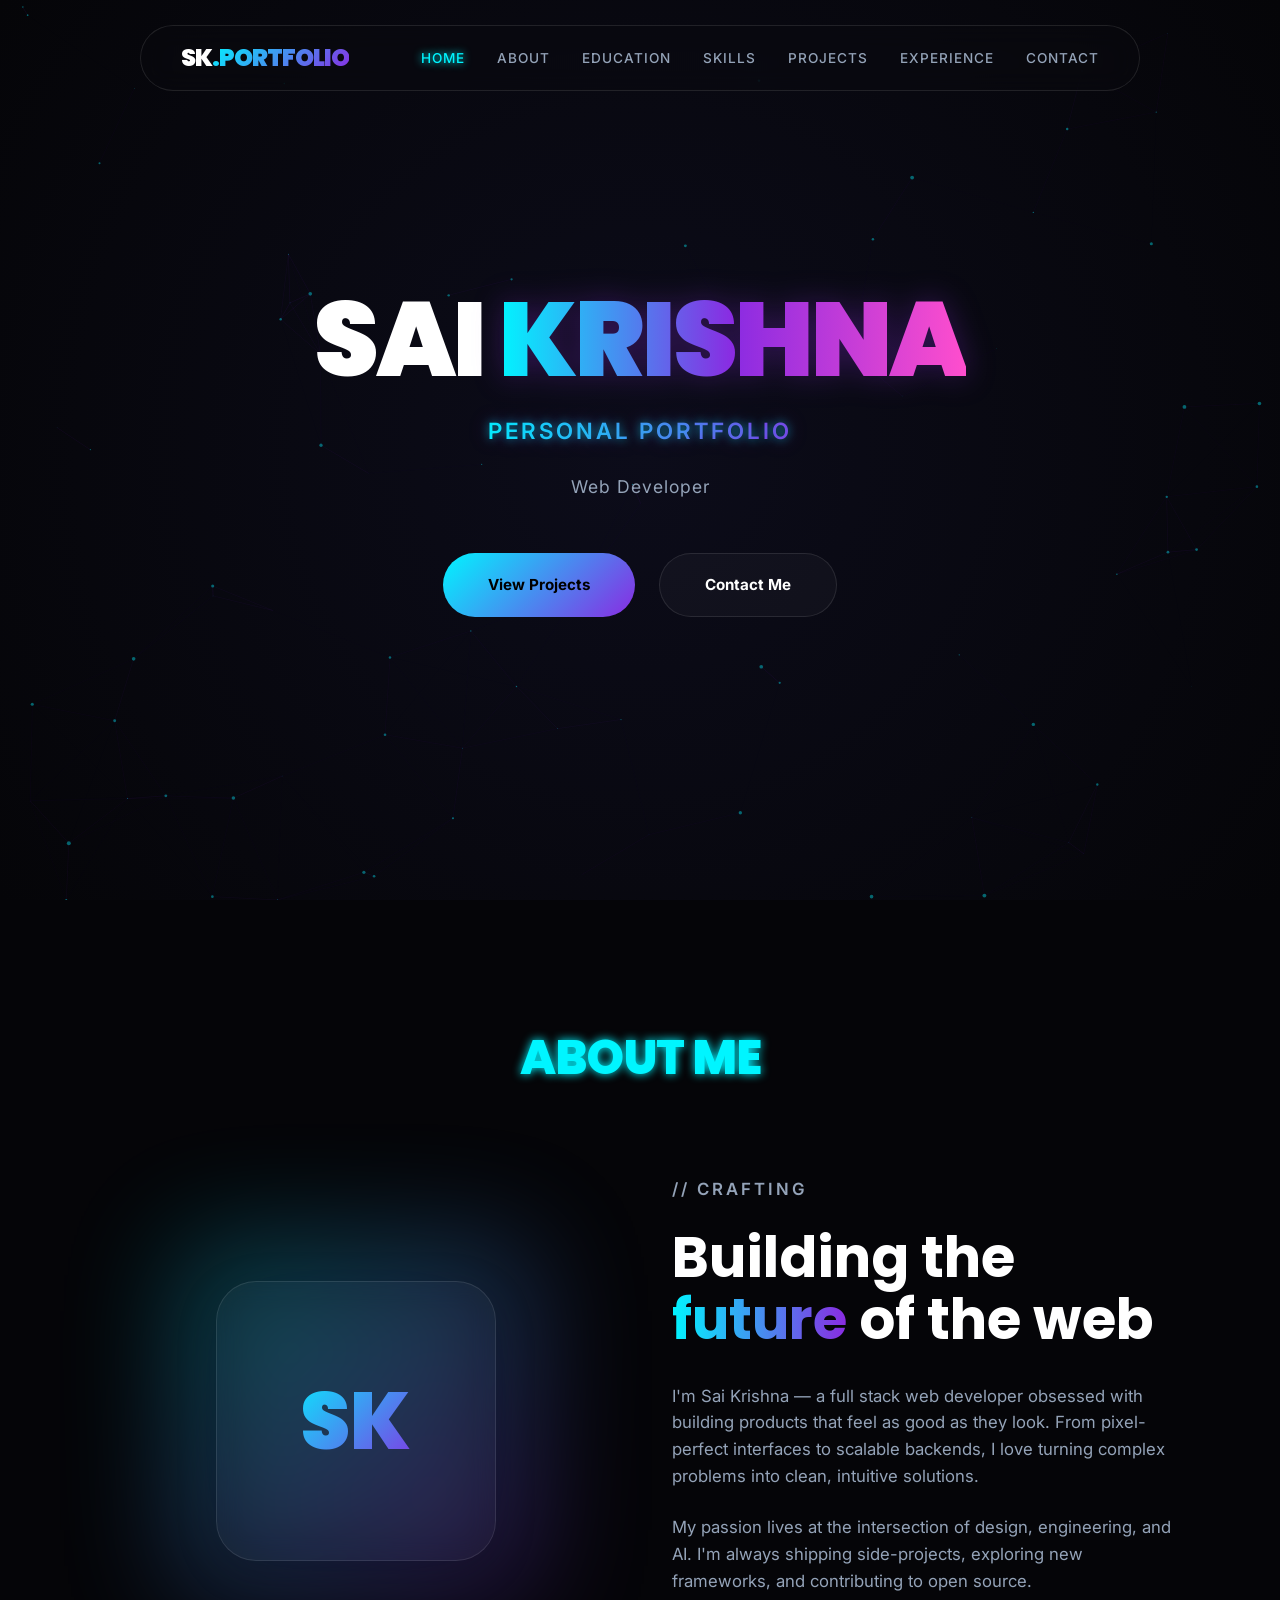
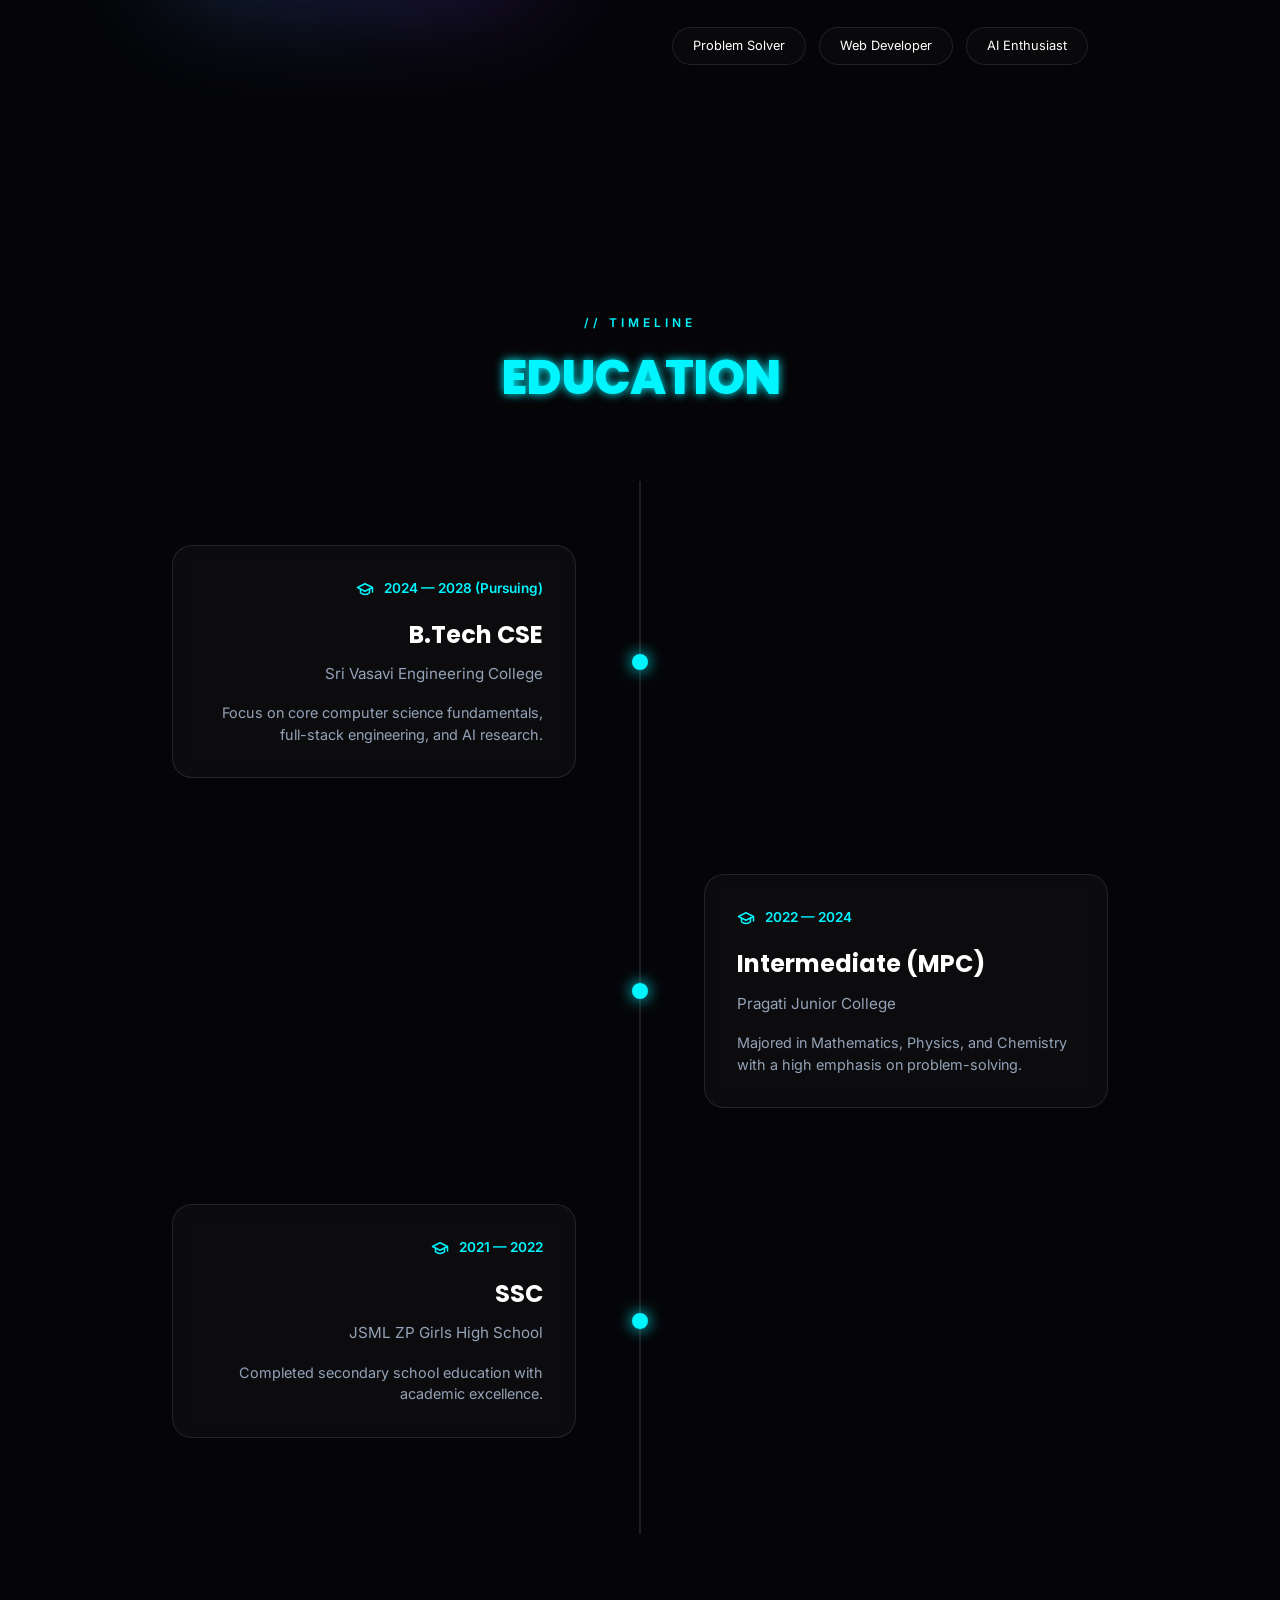
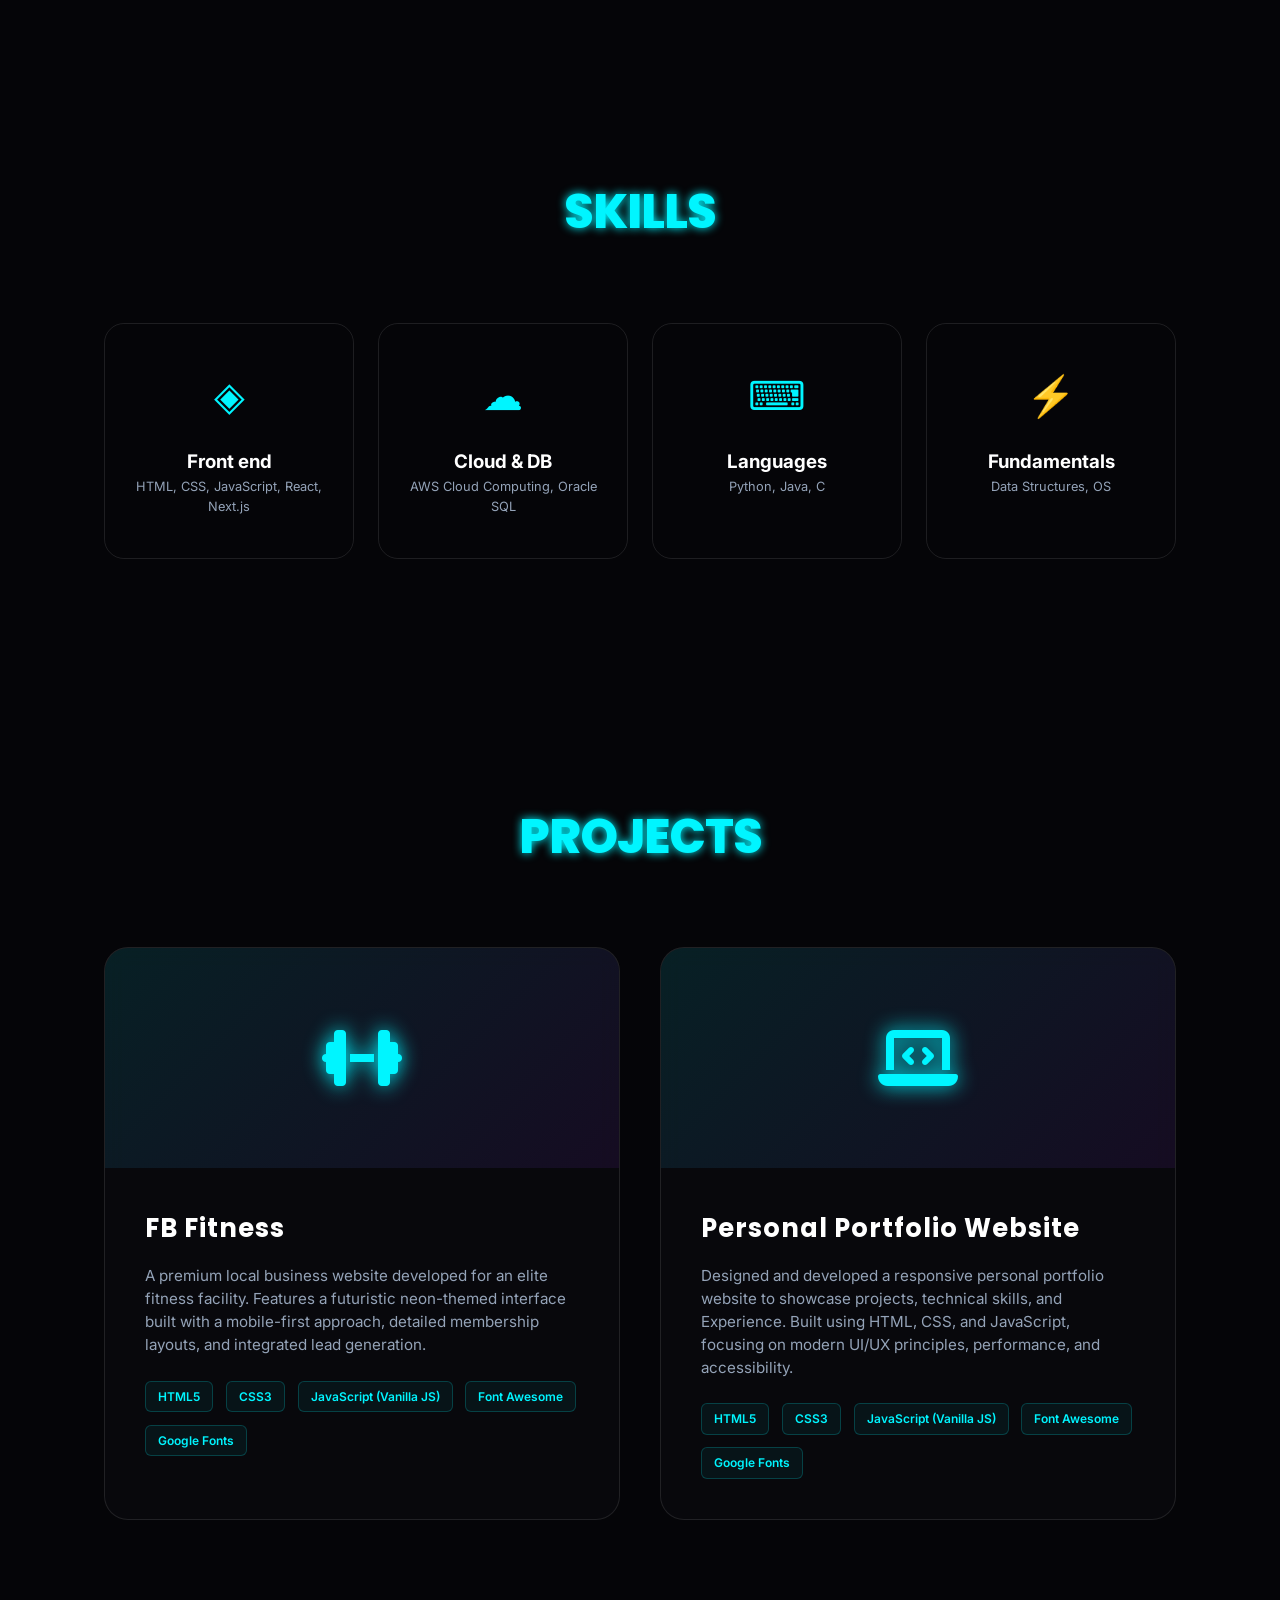
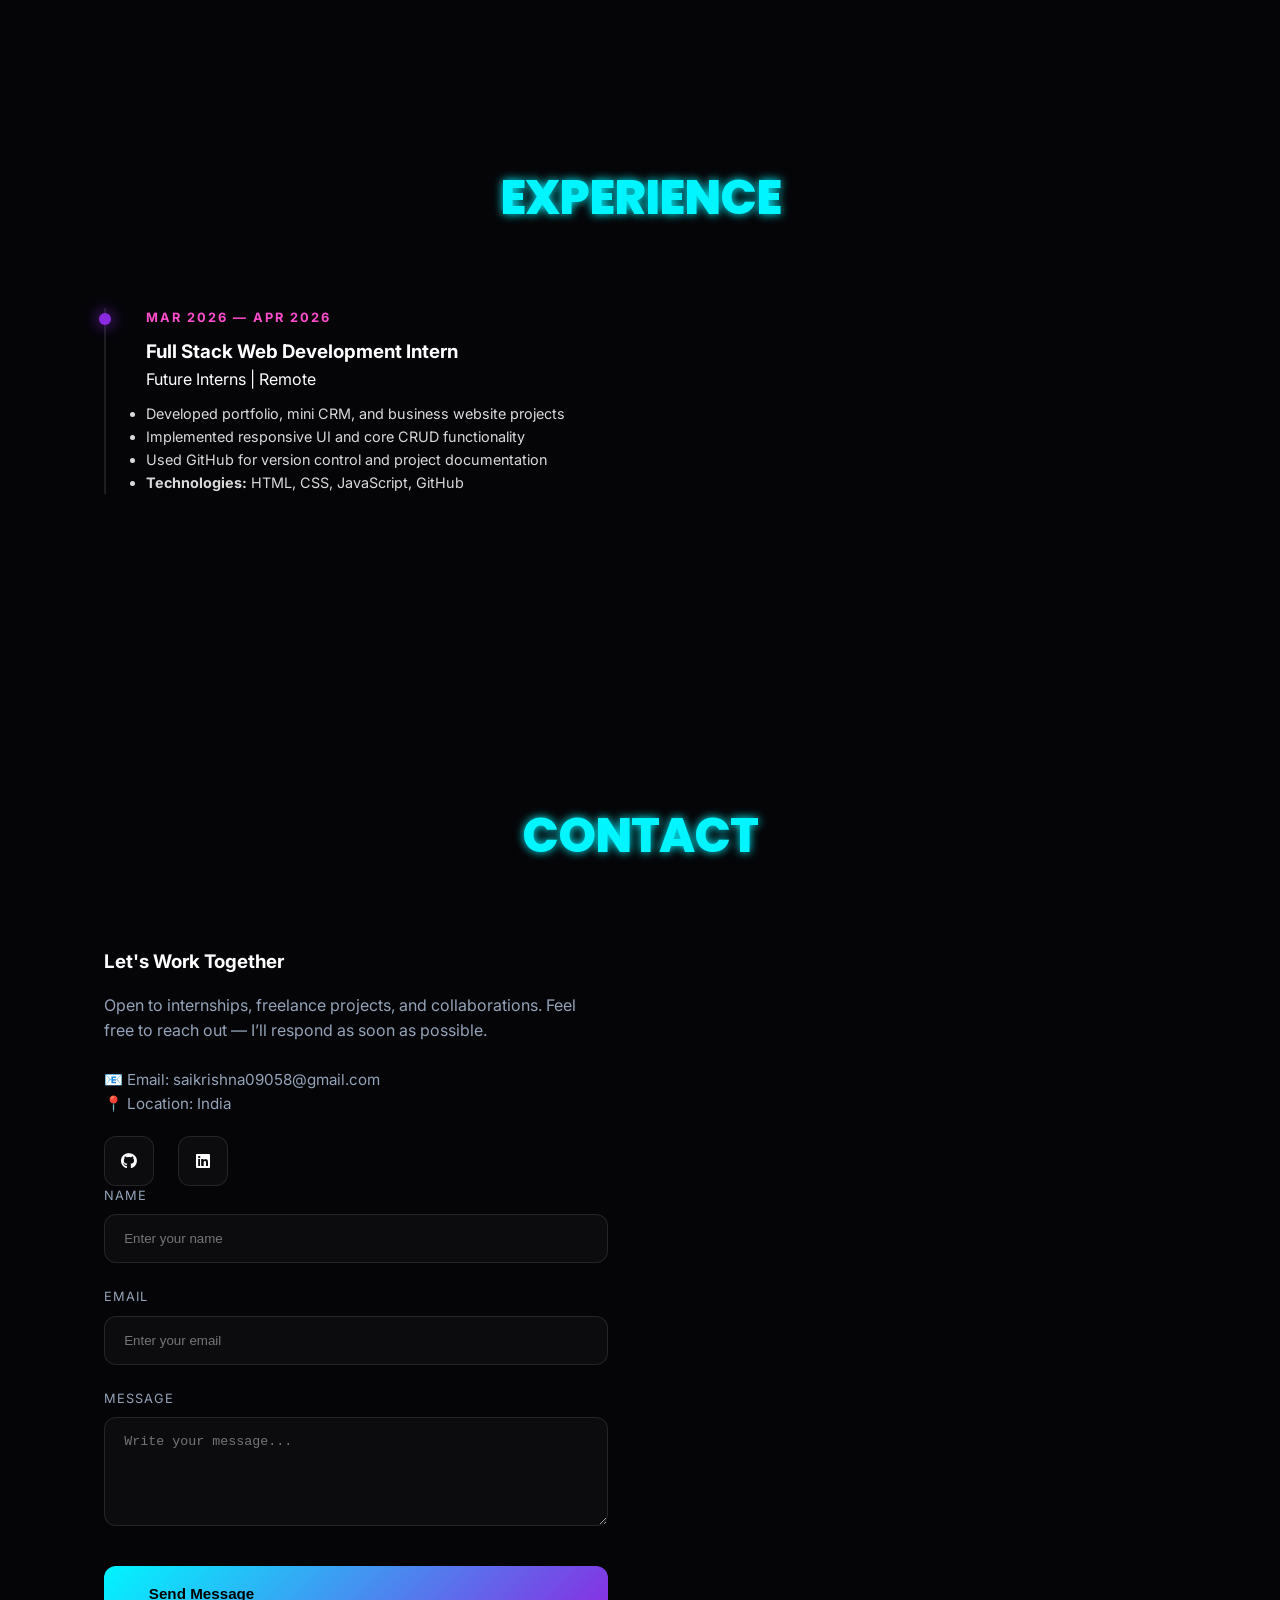
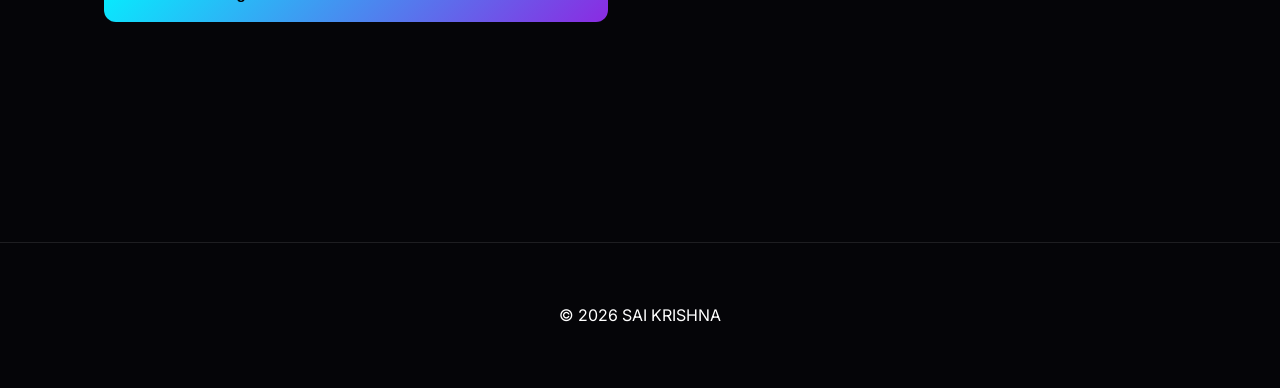
<file: index.html>
<!DOCTYPE html>
<html lang="en">
<head>
    <meta charset="UTF-8">
    <meta name="viewport" content="width=device-width, initial-scale=1.0">
    <title>Sai Krishna | Personal Portfolio</title>

    <!-- Google Fonts -->
    <link href="https://fonts.googleapis.com/css2?family=Inter:wght@300;400;500;600&family=Poppins:wght@400;600;700;800;900&display=swap" rel="stylesheet">

    <!-- Font Awesome -->
    <link rel="stylesheet" href="https://cdnjs.cloudflare.com/ajax/libs/font-awesome/6.5.0/css/all.min.css">

    <!-- External CSS -->
    <link rel="stylesheet" href="styles.css">
</head>
<body>

    <div id="scroll-progress"></div>
    <canvas id="bg-canvas"></canvas>

    <!-- Navbar -->
    <nav id="navbar">
        <a href="#" class="logo">SK<span>.PORTFOLIO</span></a>
        <ul class="nav-links">
            <li><a href="#home">Home</a></li>
            <li><a href="#about">About</a></li>
            <li><a href="#education">Education</a></li>
            <li><a href="#skills">Skills</a></li>
            <li><a href="#projects">Projects</a></li>
            <li><a href="#experience">Experience</a></li>
            <li><a href="#contact">Contact</a></li>
        </ul>
    </nav>

    <!-- Hero Section -->
    <header class="hero" id="home">
        <h1 class="scroll-reveal">
             SAI <span class="gradient-text">KRISHNA</span>
        </h1>
        <p class="hero-tagline scroll-reveal">Personal Portfolio</p>
        <div class="subtitle scroll-reveal" id="typewriter"></div>
        <div class="hero-btns scroll-reveal">
            <a href="#projects" class="btn btn-primary">
                View Projects
            </a>
            <a href="#contact" class="btn btn-secondary">
                Contact Me
            </a>
        </div>
        
    </header>

    <!-- About Section -->
    <section id="about">
        <div class="section-header scroll-reveal">
            <h2><span class="accent">About Me</span></h2>
        </div>

        <div class="about-grid container">
            <div class="about-visual scroll-reveal">
                <div class="glow-box"></div>
                <div class="sk-box">
                    <span>SK</span>
                </div>
            </div>
            
            <div class="about-content scroll-reveal">
                <p class="about-header">// CRAFTING</p>
                <h2 class="about-title">Building the <span class="accent">future</span> of the web</h2>
                
                <p>I'm Sai Krishna — a full stack web developer obsessed with building products that feel as good as they look. From pixel-perfect interfaces to scalable backends, I love turning complex problems into clean, intuitive solutions.</p>
                
                <p>My passion lives at the intersection of design, engineering, and AI. I'm always shipping side-projects, exploring new frameworks, and contributing to open source.</p>
                
                <div class="skill-pills">
                    <span class="pill">Problem Solver</span>
                    <span class="pill">Web Developer</span>
                    <span class="pill">AI Enthusiast</span>

                </div>
            </div>
        </div>
    </section>

    <!-- Education Section -->
    <section id="education">
        <div class="timeline-section-header scroll-reveal">
            <span class="timeline-label">// TIMELINE</span>
            <h2 class="timeline-title"><span class="accent">Education</span></h2>
        </div>
        
        <div class="edu-timeline container">
            <div class="edu-item scroll-reveal">
                <div class="edu-dot"></div>
                <div class="edu-card">
                    <div class="edu-meta">
                        <svg width="18" height="18" viewBox="0 0 24 24" fill="none" stroke="currentColor" stroke-width="2" stroke-linecap="round" stroke-linejoin="round"><path d="M22 10v6M2 10l10-5 10 5-10 5z"/><path d="M6 12v5c3 3 9 3 12 0v-5"/></svg>
                        2024 — 2028 (Pursuing)
                    </div>
                    <h3>B.Tech CSE</h3>
                    <p class="edu-inst">Sri Vasavi Engineering College</p>
                    <p class="edu-desc">Focus on core computer science fundamentals, full-stack engineering, and AI research.</p>
                </div>
            </div>
            
            <div class="edu-item scroll-reveal">
                <div class="edu-dot"></div>
                <div class="edu-card">
                    <div class="edu-meta">
                        <svg width="18" height="18" viewBox="0 0 24 24" fill="none" stroke="currentColor" stroke-width="2" stroke-linecap="round" stroke-linejoin="round"><path d="M22 10v6M2 10l10-5 10 5-10 5z"/><path d="M6 12v5c3 3 9 3 12 0v-5"/></svg>
                        2022 — 2024
                    </div>
                    <h3>Intermediate (MPC)</h3>
                    <p class="edu-inst">Pragati Junior College</p>
                    <p class="edu-desc">Majored in Mathematics, Physics, and Chemistry with a high emphasis on problem-solving.</p>
                </div>
            </div>
            
            <div class="edu-item scroll-reveal">
                <div class="edu-dot"></div>
                <div class="edu-card">
                    <div class="edu-meta">
                        <svg width="18" height="18" viewBox="0 0 24 24" fill="none" stroke="currentColor" stroke-width="2" stroke-linecap="round" stroke-linejoin="round"><path d="M22 10v6M2 10l10-5 10 5-10 5z"/><path d="M6 12v5c3 3 9 3 12 0v-5"/></svg>
                        2021 — 2022
                    </div>
                    <h3>SSC</h3>
                    <p class="edu-inst">JSML ZP Girls High School</p>
                    <p class="edu-desc">Completed secondary school education with academic excellence.</p>
                </div>
            </div>
        </div>
    </section>

    <!-- Skills Section -->
    <section id="skills">
        <div class="section-header scroll-reveal">
            <h2><span class="accent">Skills</span></h2>
        </div>
        <div class="skills-grid">
            <div class="skill-card scroll-reveal">
                <span class="skill-icon">◈</span>
                <h3>Front end</h3>
                <p style="font-size: 0.8rem; color: var(--text-secondary);">HTML, CSS, JavaScript, React, Next.js</p>
            </div>
            <div class="skill-card scroll-reveal">
                <span class="skill-icon">☁</span>
                <h3>Cloud & DB</h3>
                <p style="font-size: 0.8rem; color: var(--text-secondary);">AWS Cloud Computing, Oracle SQL</p>
            </div>
            <div class="skill-card scroll-reveal">
                <span class="skill-icon">⌨</span>
                <h3>Languages</h3>
                <p style="font-size: 0.8rem; color: var(--text-secondary);">Python, Java, C</p>
            </div>
            <div class="skill-card scroll-reveal">
                <span class="skill-icon">⚡</span>
                <h3>Fundamentals</h3>
                <p style="font-size: 0.8rem; color: var(--text-secondary);">Data Structures, OS</p>
            </div>
        </div>
    </section>

    <!-- Projects Section -->
    <section id="projects">
        <div class="section-header scroll-reveal">
            <h2><span class="accent">Projects</span></h2>
        </div>
        <div class="projects-grid container">
            <!-- Project 1: FB Fitness -->
            <div class="glass-card project-card scroll-reveal">
                <div class="project-img">
                    <i class="fas fa-dumbbell"></i>
                    <div class="project-overlay">
                        <a href="https://sathivellisaikrishna.github.io/FUTURE_FS_03/" class="btn btn-primary" style="padding: 10px 20px;">Live Demo</a>
                    </div>
                </div>
                <div class="project-info">
                    <h3>FB Fitness </h3>
                    <p style="color: var(--text-secondary); font-size: 0.95rem; line-height: 1.5;">
                        A premium local business website developed for an elite fitness facility. Features a futuristic neon-themed interface built with a mobile-first approach, detailed membership layouts, and integrated lead generation.
                    </p>
                    <div class="tech-stack">
                        <span class="tag">HTML5</span>
                        <span class="tag">CSS3</span>
                        <span class="tag">JavaScript (Vanilla JS)</span>
                        <span class="tag">Font Awesome</span>
                        <span class="tag">Google Fonts</span>
                    </div>
                </div>
            </div>

            <!-- Project 2: Personal Portfolio -->
            <div class="glass-card project-card scroll-reveal">
                <div class="project-img">
                    <i class="fas fa-laptop-code"></i>
                    <div class="project-overlay">
                        <a href="#" class="btn btn-primary" style="padding: 10px 20px;">View Site</a>
                    </div>
                </div>
                <div class="project-info">
                    <h3>Personal Portfolio Website</h3>
                    <p style="color: var(--text-secondary); font-size: 0.95rem; line-height: 1.5;">Designed and developed a responsive personal portfolio website to showcase projects, technical skills, and Experience. Built using HTML, CSS, and JavaScript, focusing on modern UI/UX principles, performance, and accessibility.                      </p>
                    <div class="tech-stack">
                        <span class="tag">HTML5</span>
                        <span class="tag">CSS3</span>
                        <span class="tag">JavaScript (Vanilla JS)</span>
                        <span class="tag">Font Awesome</span>
                        <span class="tag">Google Fonts</span>

                    </div>
                </div>
            </div>
        </div>
    </section>

<!-- Experience Section -->
<section id="experience">
    <div class="section-header scroll-reveal">
        <h2><span class="accent">Experience</span></h2>
    </div>

    <div class="exp-timeline">
        <div class="exp-item scroll-reveal">
            <div class="exp-date">Mar 2026 — Apr 2026</div>

            <div class="timeline-content">
                <h3>Full Stack Web Development Intern</h3>
                <p>Future Interns | Remote</p>

                <ul style="margin-top: 0.6rem; opacity: 0.85; font-size: 0.9rem;">
                    <li>Developed portfolio, mini CRM, and business website projects</li>
                    <li>Implemented responsive UI and core CRUD functionality</li>
                    <li>Used GitHub for version control and project documentation</li>
                    <li><strong>Technologies:</strong> HTML, CSS, JavaScript, GitHub</li>
                </ul>
            </div>
        </div>
    </div>
</section>
  <!-- Contact Section -->
<section id="contact">
    <div class="section-header scroll-reveal">
        <h2><span class="accent">Contact</span></h2>
    </div>

    <div class="contact-container scroll-reveal">

        <!-- Left Side -->
        <div>
            <h3>Let's Work Together</h3>
            <p style="color: var(--text-secondary); margin-top: 1rem;">
                Open to internships, freelance projects, and collaborations. 
                Feel free to reach out — I’ll respond as soon as possible.
            </p>

            <div style="margin-top: 1.5rem; color: var(--text-secondary); font-size: 0.95rem;">
                <p>📧 Email: saikrishna09058@gmail.com</p>
                <p>📍 Location: India</p>
            </div>
<div class="social-links" style="margin-top: 1.2rem;">
    
    <a href="https://github.com/sathivellisaikrishna" target="_blank" class="social-item">
        <i class="fab fa-github"></i>
    </a>

    <a href="https://www.linkedin.com/in/sathivelli-sai-krishna-54211a346" target="_blank" class="social-item">
        <i class="fab fa-linkedin"></i>
    </a>

</div>        <!-- Right Side (Form) -->
        <form id="contact-form">
            <div class="form-group">
                <label>Name</label>
                <input type="text" placeholder="Enter your name" required>
            </div>

            <div class="form-group">
                <label>Email</label>
                <input type="email" placeholder="Enter your email" required>
            </div>

            <div class="form-group">
                <label>Message</label>
                <textarea rows="5" placeholder="Write your message..." required></textarea>
            </div>

            <button type="submit" class="btn btn-primary" 
                style="width: 100%; border-radius: 12px; margin-top: 1rem;">
                Send Message
            </button>
        </form>
    </div>
</section>

    <footer>
        <p>&copy; 2026 SAI KRISHNA</p>
    </footer>

    <!-- External JS -->
    <script src="script.js"></script>

</body>
</html>
</file>
<file: styles.css>
:root {
            /* Futuristic Color Palette */
            --bg-deep: #050508;
            --bg-card: rgba(10, 10, 15, 0.7);
            --text-primary: #ffffff;
            --text-secondary: #94a3b8;
            
            /* Neon Accents */
            --cyan: #00f5ff;
            --purple: #8a2be2;
            --pink: #ff4ecd;
            
            /* Glassmorphism & UI */
            --glass-border: rgba(255, 255, 255, 0.1);
            --glass-blur: blur(12px);
            --glow-shadow: 0 0 20px rgba(0, 245, 255, 0.15);
            
            --transition: all 0.4s cubic-bezier(0.175, 0.885, 0.32, 1.275);
        }

        * {
            margin: 0;
            padding: 0;
            box-sizing: border-box;
            cursor: default;
        }

        html {
            scroll-behavior: smooth;
            scrollbar-width: thin;
            scrollbar-color: var(--purple) var(--bg-deep);
        }

        body {
            background-color: var(--bg-deep);
            color: var(--text-primary);
            font-family: 'Inter', sans-serif;
            overflow-x: hidden;
            line-height: 1.6;
        }

        /* --- Global Animations --- */
        @keyframes float {
            0%, 100% { transform: translateY(0); }
            50% { transform: translateY(-10px); }
        }

        @keyframes pulse-glow {
            0%, 100% { opacity: 0.5; transform: scale(1); }
            50% { opacity: 1; transform: scale(1.05); }
        }

        /* --- Background Particles --- */
        #bg-canvas {
            position: fixed;
            top: 0;
            left: 0;
            width: 100%;
            height: 100%;
            z-index: -1;
            background: radial-gradient(circle at 50% 50%, #0c0c1a 0%, #050508 100%);
        }

        /* --- Scroll Progress Bar --- */
        #scroll-progress {
            position: fixed;
            top: 0;
            left: 0;
            width: 0%;
            height: 4px;
            background: linear-gradient(to right, var(--cyan), var(--purple), var(--pink));
            z-index: 2000;
            box-shadow: 0 0 10px var(--cyan);
        }

        /* --- Navbar (Capsule Glass) --- */
        nav {
            position: fixed;
            top: 25px;
            left: 50%;
            transform: translateX(-50%);
            width: 90%;
            max-width: 1000px;
            z-index: 1500;
            padding: 0.8rem 2.5rem;
            background: rgba(10, 10, 15, 0.4);
            backdrop-filter: var(--glass-blur);
            border: 1px solid var(--glass-border);
            border-radius: 100px;
            display: flex;
            justify-content: space-between;
            align-items: center;
            transition: var(--transition);
        }

        nav.scrolled {
            top: 10px;
            background: rgba(5, 5, 8, 0.9);
            width: 95%;
            border-color: rgba(0, 245, 255, 0.2);
        }

        .logo {
            font-family: 'Poppins', sans-serif;
            font-size: 1.5rem;
            font-weight: 900;
            text-decoration: none;
            color: #fff;
            letter-spacing: -1px;
        }

        .logo span {
            background: linear-gradient(135deg, var(--cyan), var(--purple));
            -webkit-background-clip: text;
            -webkit-text-fill-color: transparent;
        }

        .nav-links {
            display: flex;
            gap: 2rem;
            list-style: none;
        }

        .nav-links a {
            text-decoration: none;
            color: var(--text-secondary);
            font-size: 0.85rem;
            font-weight: 500;
            transition: var(--transition);
            text-transform: uppercase;
            letter-spacing: 1px;
        }

        .nav-links a:hover, .nav-links a.active {
            color: var(--cyan);
            text-shadow: 0 0 8px var(--cyan);
        }

        /* --- Hero Section --- */
        .hero {
            height: 100vh;
            display: flex;
            flex-direction: column;
            align-items: center;
            justify-content: center;
            text-align: center;
            padding: 0 5%;
        }

        .hero h1 {
            font-family: 'Poppins', sans-serif;
            font-size: clamp(3rem, 10vw, 6.5rem);
            font-weight: 900;
            line-height: 1.1;
            text-transform: uppercase;
            letter-spacing: -3px;
        }

        .hero h1 .gradient-text {
            background: linear-gradient(to right, var(--cyan), var(--purple), var(--pink));
            -webkit-background-clip: text;
            -webkit-text-fill-color: transparent;
            filter: drop-shadow(0 0 15px rgba(138, 43, 226, 0.3));
        }

        .hero .subtitle {
            font-size: 1.1rem;
            color: var(--text-secondary);
            margin-top: 1.5rem;
            height: 1.5rem;
            font-weight: 400;
            letter-spacing: 1px;
        }

        .hero-btns {
            display: flex;
            gap: 1.5rem;
            margin-top: 3.5rem;
        }

        .btn {
            padding: 1.2rem 2.8rem;
            border-radius: 100px;
            font-weight: 700;
            text-decoration: none;
            font-size: 0.95rem;
            transition: var(--transition);
            display: flex;
            align-items: center;
            gap: 10px;
        }

        .btn-primary {
            background: linear-gradient(135deg, var(--cyan), var(--purple));
            color: #000;
            border: none;
        }

        .btn-primary:hover {
            transform: translateY(-5px) scale(1.02);
            box-shadow: 0 10px 30px rgba(0, 245, 255, 0.4);
        }

        .btn-secondary {
            background: rgba(255, 255, 255, 0.03);
            border: 1px solid var(--glass-border);
            color: #fff;
        }

        .btn-secondary:hover {
            background: rgba(255, 255, 255, 0.08);
            border-color: var(--pink);
            box-shadow: 0 0 15px rgba(255, 78, 205, 0.3);
            transform: translateY(-5px);
        }

        /* --- About Section --- */
        .about-grid {
            display: grid;
            grid-template-columns: 1fr 1fr;
            gap: 4rem;
            align-items: center;
        }

        .about-visual {
            position: relative;
            width: 100%;
            aspect-ratio: 1;
            display: flex;
            align-items: center;
            justify-content: center;
        }

        .about-visual .glow-box {
            position: absolute;
            width: 70%;
            height: 70%;
            background: linear-gradient(135deg, var(--cyan), var(--purple));
            filter: blur(60px);
            opacity: 0.3;
            z-index: 0;
        }

        .about-visual .sk-box {
            position: relative;
            z-index: 1;
            width: 280px;
            height: 280px;
            background: rgba(255, 255, 255, 0.03);
            border: 1px solid var(--glass-border);
            backdrop-filter: var(--glass-blur);
            border-radius: 40px;
            display: flex;
            align-items: center;
            justify-content: center;
            font-size: 5rem;
            font-weight: 900;
            font-family: 'Poppins', sans-serif;
            box-shadow: 0 10px 40px rgba(0, 0, 0, 0.2);
        }

        .about-visual .sk-box span {
            background: linear-gradient(135deg, var(--cyan), var(--purple));
            -webkit-background-clip: text;
            -webkit-text-fill-color: transparent;
        }

        .about-header {
            color: var(--cyan);
            font-size: 0.85rem;
            font-weight: 600;
            letter-spacing: 3px;
            text-transform: uppercase;
            margin-bottom: 1rem;
        }

        .about-title {
            font-family: 'Poppins', sans-serif;
            font-size: 3.5rem;
            font-weight: 700;
            line-height: 1.1;
            margin-bottom: 2rem;
        }

        .about-title .accent {
            background: linear-gradient(to right, var(--cyan), var(--purple));
            -webkit-background-clip: text;
            -webkit-text-fill-color: transparent;
        }

        .about-content p {
            color: var(--text-secondary);
            font-size: 1.05rem;
            margin-bottom: 1.5rem;
            max-width: 550px;
        }

        .skill-pills {
            display: flex;
            flex-wrap: wrap;
            gap: 0.8rem;
            margin-top: 2rem;
        }

        .pill {
            padding: 8px 20px;
            background: rgba(255, 255, 255, 0.02);
            border: 1px solid var(--glass-border);
            border-radius: 100px;
            font-size: 0.8rem;
            color: var(--text-primary);
            transition: var(--transition);
        }

        .pill:hover {
            border-color: var(--cyan);
            background: rgba(0, 245, 255, 0.05);
            transform: translateY(-2px);
        }

        /* --- Education Section --- */
        .timeline-section-header {
            text-align: center;
            margin-bottom: 4rem;
        }

        .timeline-label {
            color: var(--cyan);
            font-size: 0.75rem;
            font-weight: 600;
            letter-spacing: 4px;
            text-transform: uppercase;
            margin-bottom: 0.5rem;
            display: block;
        }

        .timeline-title {
            font-family: 'Poppins', sans-serif;
            font-size: 3rem;
            font-weight: 800;
            color: #fff;
            text-transform: uppercase;
            letter-spacing: -1px;
        }

        .edu-timeline {
            position: relative;
            max-width: 1000px;
            margin: 0 auto;
            padding: 2rem 0;
        }

        .edu-timeline::before {
            content: '';
            position: absolute;
            left: 50%;
            top: 0;
            bottom: 0;
            width: 2px;
            background: rgba(255, 255, 255, 0.1);
            transform: translateX(-50%);
        }

        .edu-item {
            position: relative;
            width: 50%;
            padding: 2rem;
            margin-bottom: 2rem;
        }

        .edu-item:nth-child(odd) {
            left: 0;
            text-align: right;
            padding-right: 4rem;
        }

        .edu-item:nth-child(even) {
            left: 50%;
            text-align: left;
            padding-left: 4rem;
        }

        .edu-dot {
            position: absolute;
            left: 100%;
            top: 50%;
            width: 16px;
            height: 16px;
            background: var(--cyan);
            border-radius: 50%;
            transform: translate(-50%, -50%);
            box-shadow: 0 0 15px var(--cyan);
            z-index: 2;
        }

        .edu-item:nth-child(even) .edu-dot {
            left: 0;
        }

        .edu-card {
            background: rgba(255, 255, 255, 0.03);
            border: 1px solid var(--glass-border);
            backdrop-filter: var(--glass-blur);
            padding: 2rem;
            border-radius: 20px;
            transition: var(--transition);
        }

        .edu-card:hover {
            border-color: var(--cyan);
            transform: translateY(-5px);
            background: rgba(255, 255, 255, 0.05);
        }

        .edu-meta {
            display: flex;
            align-items: center;
            gap: 10px;
            color: var(--cyan);
            font-size: 0.85rem;
            font-weight: 600;
            margin-bottom: 1rem;
        }

        .edu-item:nth-child(odd) .edu-meta {
            justify-content: flex-end;
        }

        .edu-card h3 {
            font-family: 'Poppins', sans-serif;
            font-size: 1.5rem;
            font-weight: 700;
            margin-bottom: 0.5rem;
            color: #fff;
        }

        .edu-inst {
            color: var(--text-secondary);
            font-size: 0.95rem;
            margin-bottom: 1rem;
        }

        .edu-desc {
            color: var(--text-secondary);
            font-size: 0.9rem;
            line-height: 1.5;
        }

        /* --- Global Section Headers --- */
        section {
            padding: 120px 5%;
            max-width: 1200px;
            margin: 0 auto;
        }

        .section-header {
            margin-bottom: 4.5rem;
            text-align: center;
        }

        .section-header h2 {
            font-family: 'Poppins', sans-serif;
            font-size: 3rem;
            font-weight: 800;
            text-transform: uppercase;
            letter-spacing: -1px;
        }

        .section-header .accent, .timeline-section-header .accent {
            color: var(--cyan);
            text-shadow: 0 0 10px var(--cyan);
        }

        .glass-card {
            background: var(--bg-card);
            backdrop-filter: var(--glass-blur);
            border: 1px solid var(--glass-border);
            border-radius: 24px;
            padding: 3rem;
            transition: var(--transition);
        }

        /* --- Skills Grid --- */
        .skills-grid {
            display: grid;
            grid-template-columns: repeat(auto-fit, minmax(220px, 1fr));
            gap: 1.5rem;
        }

        .skill-card {
            text-align: center;
            padding: 2.5rem 1.5rem;
            border: 1px solid var(--glass-border);
            border-radius: 20px;
            transition: var(--transition);
        }

        .skill-card:hover {
            transform: translateY(-8px);
            border-color: var(--cyan);
            box-shadow: 0 0 20px rgba(0, 245, 255, 0.2);
        }

        .skill-icon {
            font-size: 2.5rem;
            margin-bottom: 1.2rem;
            display: block;
            color: var(--cyan);
        }

        /* --- Projects Grid --- */
        .projects-grid {
            display: grid;
            grid-template-columns: repeat(auto-fit, minmax(350px, 1fr));
            gap: 2.5rem;
            justify-content: center;
        }

        .project-card {
            position: relative;
            padding: 0;
            overflow: hidden;
            display: flex;
            flex-direction: column;
        }

        .project-img {
            height: 220px;
            background: linear-gradient(135deg, rgba(0, 242, 255, 0.1), rgba(138, 43, 226, 0.1));
            position: relative;
            display: flex;
            align-items: center;
            justify-content: center;
            transition: var(--transition);
        }

        .project-img i {
            font-size: 4rem;
            color: var(--cyan);
            filter: drop-shadow(0 0 10px var(--cyan));
        }

        .project-overlay {
            position: absolute;
            top: 0; left: 0; width: 100%; height: 100%;
            background: rgba(10, 10, 15, 0.85);
            display: flex; gap: 1rem;
            justify-content: center;
            align-items: center;
            opacity: 0;
            transition: var(--transition);
            backdrop-filter: blur(4px);
        }

        .project-card:hover .project-overlay { opacity: 1; }
        .project-card:hover .project-img { transform: scale(1.02); }

        .project-info {
            padding: 2.5rem;
        }

        .project-info h3 {
            font-family: 'Poppins', sans-serif;
            font-size: 1.6rem;
            font-weight: 700;
            margin-bottom: 1rem;
            color: #fff;
            letter-spacing: 1px;
        }

        .tech-stack {
            display: flex;
            gap: 0.8rem;
            margin-top: 1.5rem;
            flex-wrap: wrap;
        }

        .tag {
            font-size: 0.75rem;
            color: var(--cyan);
            background: rgba(0, 245, 255, 0.05);
            padding: 5px 12px;
            border: 1px solid rgba(0, 245, 255, 0.2);
            border-radius: 6px;
            font-weight: 600;
        }

        /* --- Experience Timeline --- */
        .exp-timeline {
            position: relative;
            padding-left: 2.5rem;
            border-left: 2px solid var(--glass-border);
        }

        .exp-item {
            position: relative;
            margin-bottom: 4rem;
        }

        .exp-item::before {
            content: '';
            position: absolute;
            left: calc(-2.5rem - 7px);
            top: 5px;
            width: 12px;
            height: 12px;
            border-radius: 50%;
            background: var(--purple);
            box-shadow: 0 0 15px var(--purple);
        }

        .exp-date {
            font-size: 0.8rem;
            color: var(--pink);
            font-weight: 700;
            text-transform: uppercase;
            letter-spacing: 2px;
            margin-bottom: 0.5rem;
        }

        /* --- Contact Section --- */
        .contact-container {
            display: grid;
            grid-template-columns: 1fr 1fr;
            gap: 4rem;
        }

        form {
            display: flex;
            flex-direction: column;
            gap: 1.5rem;
        }

        .form-group {
            display: flex;
            flex-direction: column;
            gap: 0.5rem;
        }

        .form-group label {
            font-size: 0.8rem;
            text-transform: uppercase;
            letter-spacing: 1px;
            color: var(--text-secondary);
        }

        input, textarea {
            background: rgba(255, 255, 255, 0.03);
            border: 1px solid var(--glass-border);
            padding: 1rem 1.2rem;
            border-radius: 12px;
            color: #fff;
            outline: none;
            transition: var(--transition);
        }

        input:focus, textarea:focus {
            border-color: var(--cyan);
            box-shadow: 0 0 15px rgba(0, 245, 255, 0.1);
            background: rgba(255, 255, 255, 0.06);
        }

        .social-links {
            display: flex;
            gap: 1.5rem;
            margin-top: 2rem;
        }

        .social-item {
            width: 50px; height: 50px; background: rgba(255, 255, 255, 0.03); border: 1px solid var(--glass-border); border-radius: 12px;
            display: flex; justify-content: center; align-items: center; color: #fff; text-decoration: none; transition: var(--transition);
        }

        .social-item:hover {
            border-color: var(--pink); color: var(--pink); transform: translateY(-5px); box-shadow: 0 0 15px rgba(255, 78, 205, 0.2);
        }

        /* --- Footer --- */
        footer {
            padding: 60px 0; text-align: center; border-top: 1px solid var(--glass-border); margin-top: 100px;
        }

        .scroll-reveal { opacity: 0; transform: translateY(40px); transition: all 0.8s ease-out; }
        .scroll-reveal.active { opacity: 1; transform: translateY(0); }

        @media (max-width: 968px) {
            .contact-container { grid-template-columns: 1fr; }
            nav { width: 95%; padding: 0.6rem 1.5rem; }
            .nav-links { display: none; }
            .hero h1 { font-size: 3.5rem; }
            .hero-btns { flex-direction: column; width: 100%; }
            .btn { justify-content: center; }
            .about-grid { grid-template-columns: 1fr; text-align: center; }
            .about-visual .sk-box { width: 220px; height: 220px; font-size: 4rem; }
            .about-content p { margin: 0 auto 1.5rem; }
            .skill-pills { justify-content: center; }
            .about-title { font-size: 2.5rem; }
            .edu-timeline::before { left: 0; }
            .edu-item { width: 100%; text-align: left !important; padding: 2rem 0 2rem 2rem !important; }
            .edu-dot { left: 0 !important; }
            .timeline-title { font-size: 2.5rem; }
        }

.hero-tagline {
    margin-top: 1rem;
    font-size: 1.4rem; /* bigger size */
    font-weight: 600;
    letter-spacing: 3px;
    text-transform: uppercase;

    background: linear-gradient(to right, var(--cyan), var(--purple));
    -webkit-background-clip: text;
    -webkit-text-fill-color: transparent;

    text-shadow: 0 0 10px rgba(0, 245, 255, 0.6),
                 0 0 20px rgba(138, 43, 226, 0.4);
}
</file>
